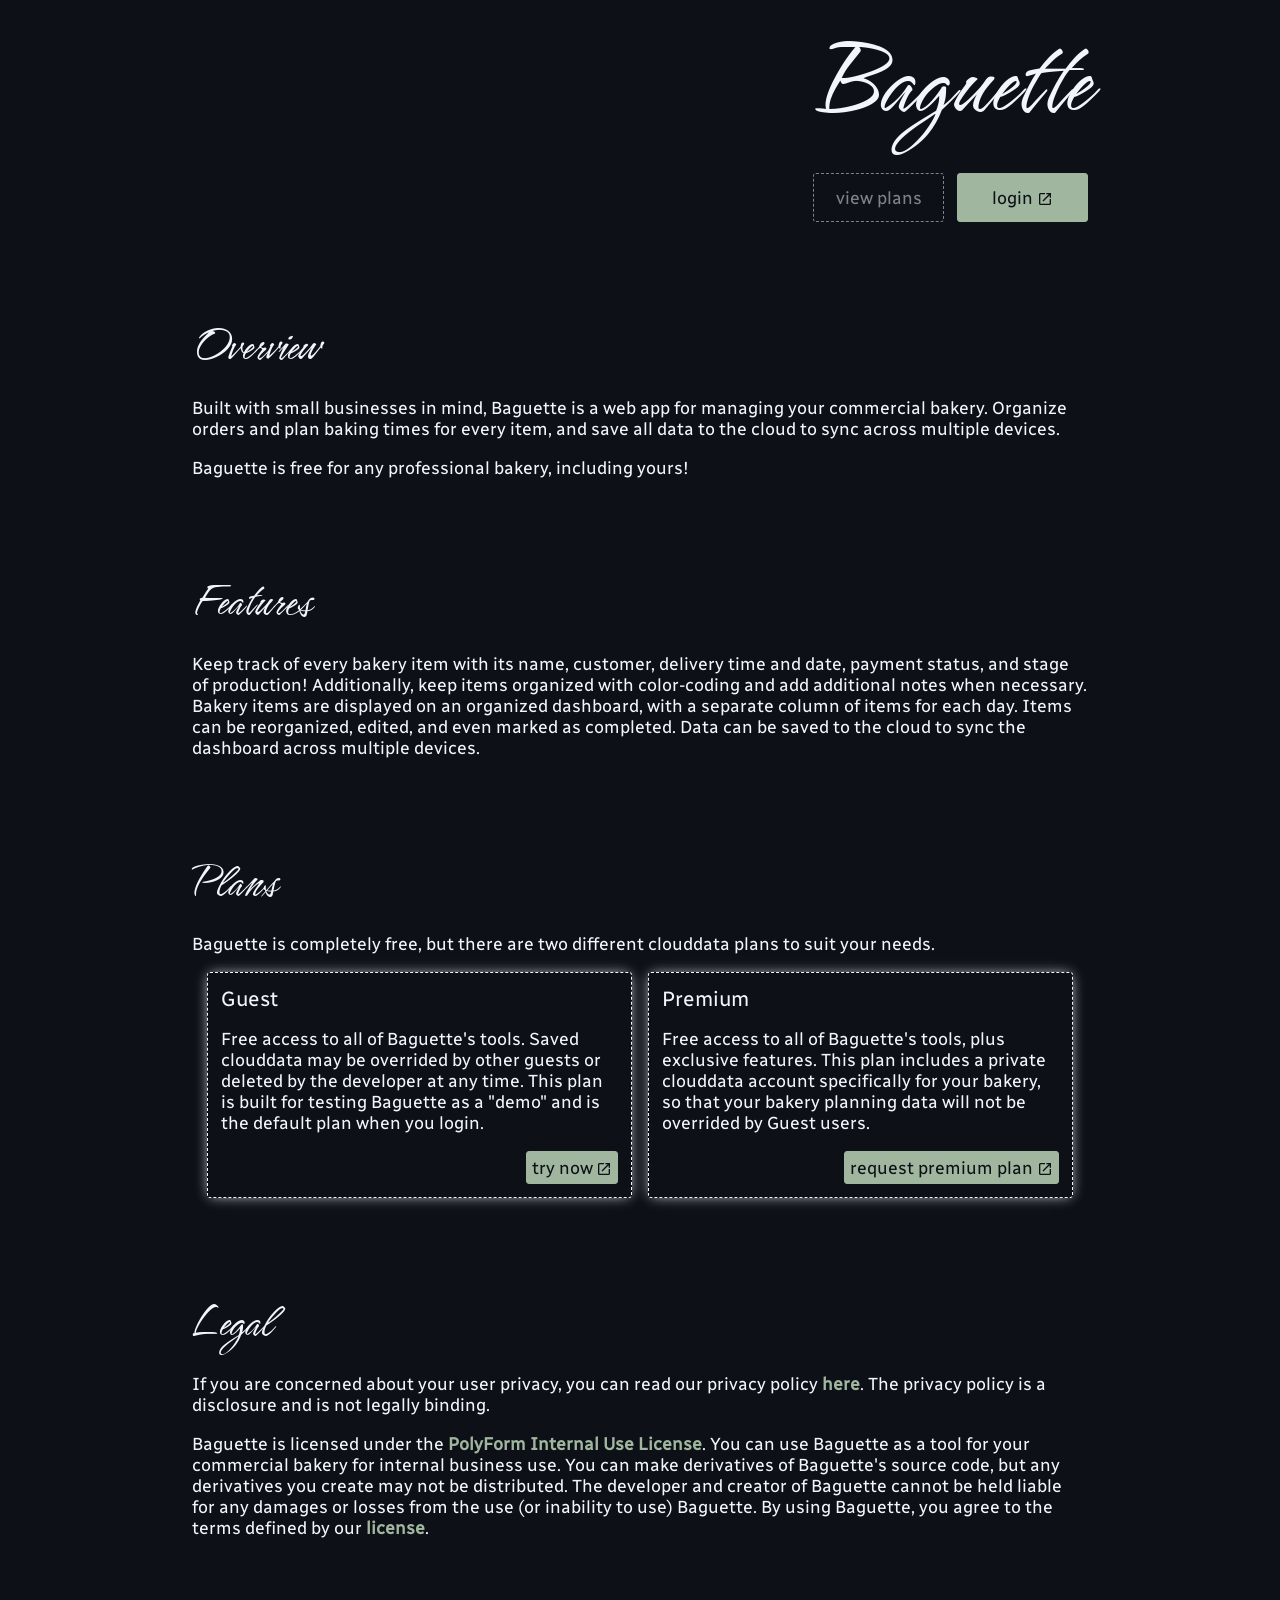
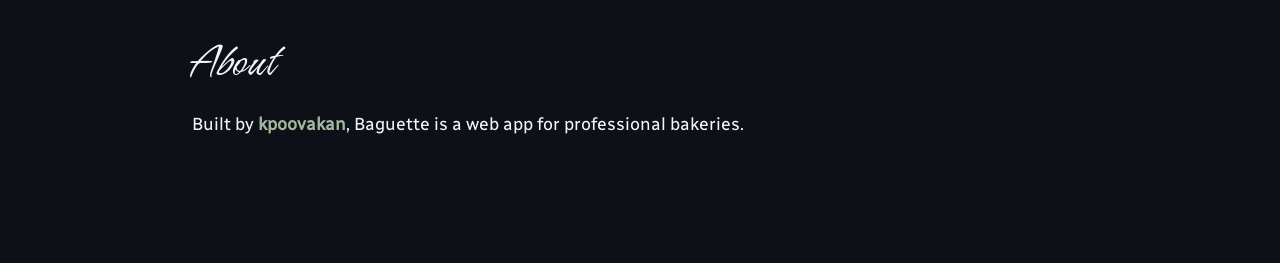
<file: index.html>
<!DOCTYPE html>
<html>
    <head>
        <meta charset="UTF-8">
        <meta name="robots" content="noindex">
        <title>Baguette - Home</title>
        <link rel="shortcut icon" type="image/png" href="indexfiles/favicon.png">
        <link rel="stylesheet" type="text/css" href="indexfiles/style.css">
        <script src="indexfiles/clouddata.js" defer></script>
        <script src="indexfiles/script.js" defer></script>
    </head>
    <body>
        <noscript>
            <div class="noscript">
                <h1>oh no</h1>
                <p>Our oven isn't working! It probably needs JavaScript to work. Please enable JavaScript. Then we can use our oven and you can use Baguette!</p>
            </div>
        </noscript>
        <div class="content" id="contentMain"></div>
        <br><br><br><br><br><br><br><br><br>
    </body>
</html>
</file>
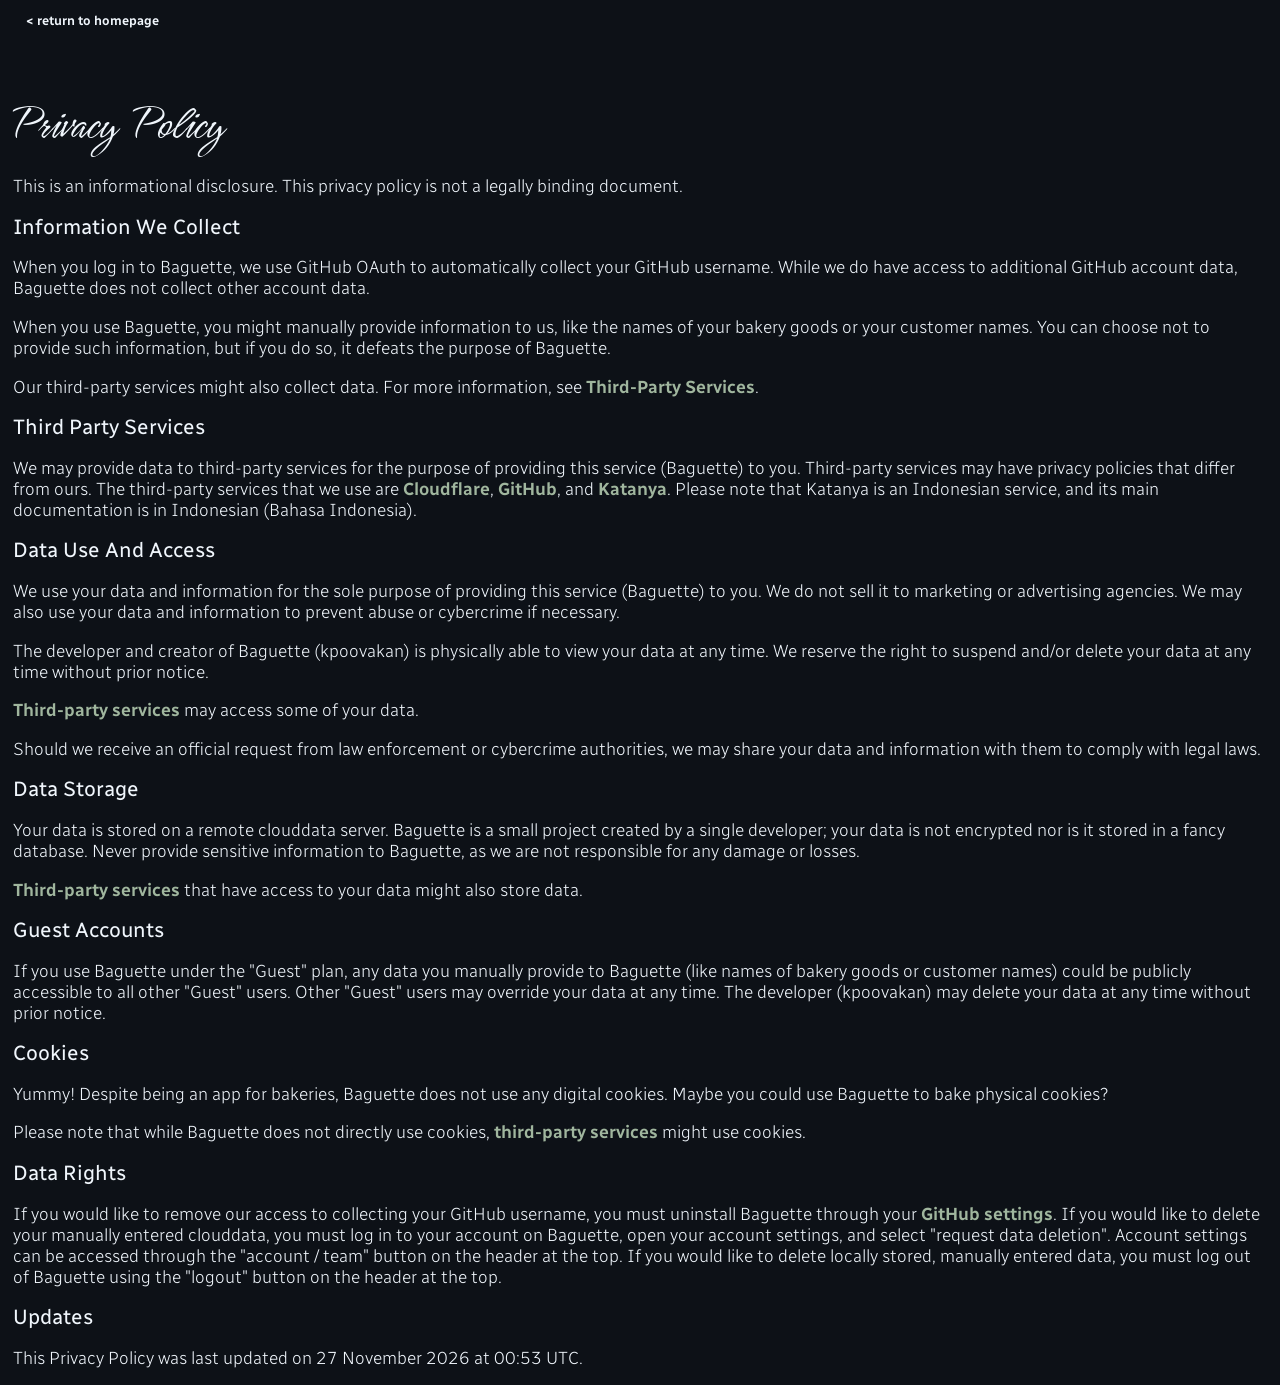
<file: privacy/index.html>
<!DOCTYPE html>
<html>
    <head>
        <meta charset="UTF-8">
        <title>Baguette - Privacy Policy</title>
        <link rel="shortcut icon" type="image/png" href="../indexfiles/favicon.png">
        <!--<link rel="icon" type="image/svg+xml" href="indexfiles/favicon.svg">-->

        <link rel="preconnect" href="https://fonts.googleapis.com">
        <link rel="preconnect" href="https://fonts.gstatic.com" crossorigin>
        <link href="https://fonts.googleapis.com/css2?family=Hurricane&family=Radio+Canada:wght@400;500;600;700&display=swap" rel="stylesheet">

        <link rel="stylesheet" type="text/css" href="../indexfiles/style.css">
    </head>
    <body style="margin: 13px;">
        <div class="content">
            <p><a style="position: fixed; top: 0; font-size: 0.8rem; color: var(--colorForeground); text-decoration: none; width: 100%; background-color: var(--colorBackground); padding: 13px;box-sizing: border-box;" href="/">< return to homepage</a></p>
            <h1>Privacy Policy</h1>
            <p>This is an informational disclosure. This privacy policy is not a legally binding document.</p>
            <h2>Information We Collect</h2>
            <p>When you log in to Baguette, we use GitHub OAuth to automatically collect your GitHub username. While we do have access to additional GitHub account data, Baguette does not collect other account data.</p>
            <p>When you use Baguette, you might manually provide information to us, like the names of your bakery goods or your customer names. You can choose not to provide such information, but if you do so, it defeats the purpose of Baguette.</p>
            <p>Our third-party services might also collect data. For more information, see <a href="#third-party-services">Third-Party Services</a>.</p>
            <h2 id="third-party-services">Third Party Services</h2>
            <p>We may provide data to third-party services for the purpose of providing this service (Baguette) to you. Third-party services may have privacy policies that differ from ours. The third-party services that we use are <a target="_blank" href="https://www.cloudflare.com/privacypolicy/">Cloudflare</a>, <a target="_blank" href="https://docs.github.com/en/site-policy/privacy-policies">GitHub</a>, and <a target="_blank" href="https://katanya.dev/terms">Katanya</a>. Please note that Katanya is an Indonesian service, and its main documentation is in Indonesian (Bahasa Indonesia).</p>
            <h2>Data Use And Access</h2>
            <p>We use your data and information for the sole purpose of providing this service (Baguette) to you. We do not sell it to marketing or advertising agencies. We may also use your data and information to prevent abuse or cybercrime if necessary.</p>
            <p>The developer and creator of Baguette (kpoovakan) is physically able to view your data at any time. We reserve the right to suspend and/or delete your data at any time without prior notice.</p>
            <p><a href="#third-party-services">Third-party services</a> may access some of your data.</p>
            <p>Should we receive an official request from law enforcement or cybercrime authorities, we may share your data and information with them to comply with legal laws.</p>
            <h2>Data Storage</h2>
            <p>Your data is stored on a remote clouddata server. Baguette is a small project created by a single developer; your data is not encrypted nor is it stored in a fancy database. Never provide sensitive information to Baguette, as we are not responsible for any damage or losses.</p>
            <p><a href="#third-party-services">Third-party services</a> that have access to your data might also store data.</p>
            <h2>Guest Accounts</h2>
            <p>If you use Baguette under the "Guest" plan, any data you manually provide to Baguette (like names of bakery goods or customer names) could be publicly accessible to all other "Guest" users. Other "Guest" users may override your data at any time. The developer (kpoovakan) may delete your data at any time without prior notice.</p>
            <h2>Cookies</h2>
            <p>Yummy! Despite being an app for bakeries, Baguette does not use any digital cookies. Maybe you could use Baguette to bake physical cookies?</p>
            <p>Please note that while Baguette does not directly use cookies, <a href="#third-party-services">third-party services</a> might use cookies.</p>
            <h2>Data Rights</h2>
            <p>If you would like to remove our access to collecting your GitHub username, you must uninstall Baguette through your <a target="_blank" href="https://github.com/settings/applications">GitHub settings</a>. If you would like to delete your manually entered clouddata, you must log in to your account on Baguette, open your account settings, and select "request data deletion". Account settings can be accessed through the "account / team" button on the header at the top. If you would like to delete locally stored, manually entered data, you must log out of Baguette using the "logout" button on the header at the top.</p>
            <h2>Updates</h2>
            <p>This Privacy Policy was last updated on 27 November 2026 at 00:53 UTC.</p>
        </div>
    </body>
</html>
</file>
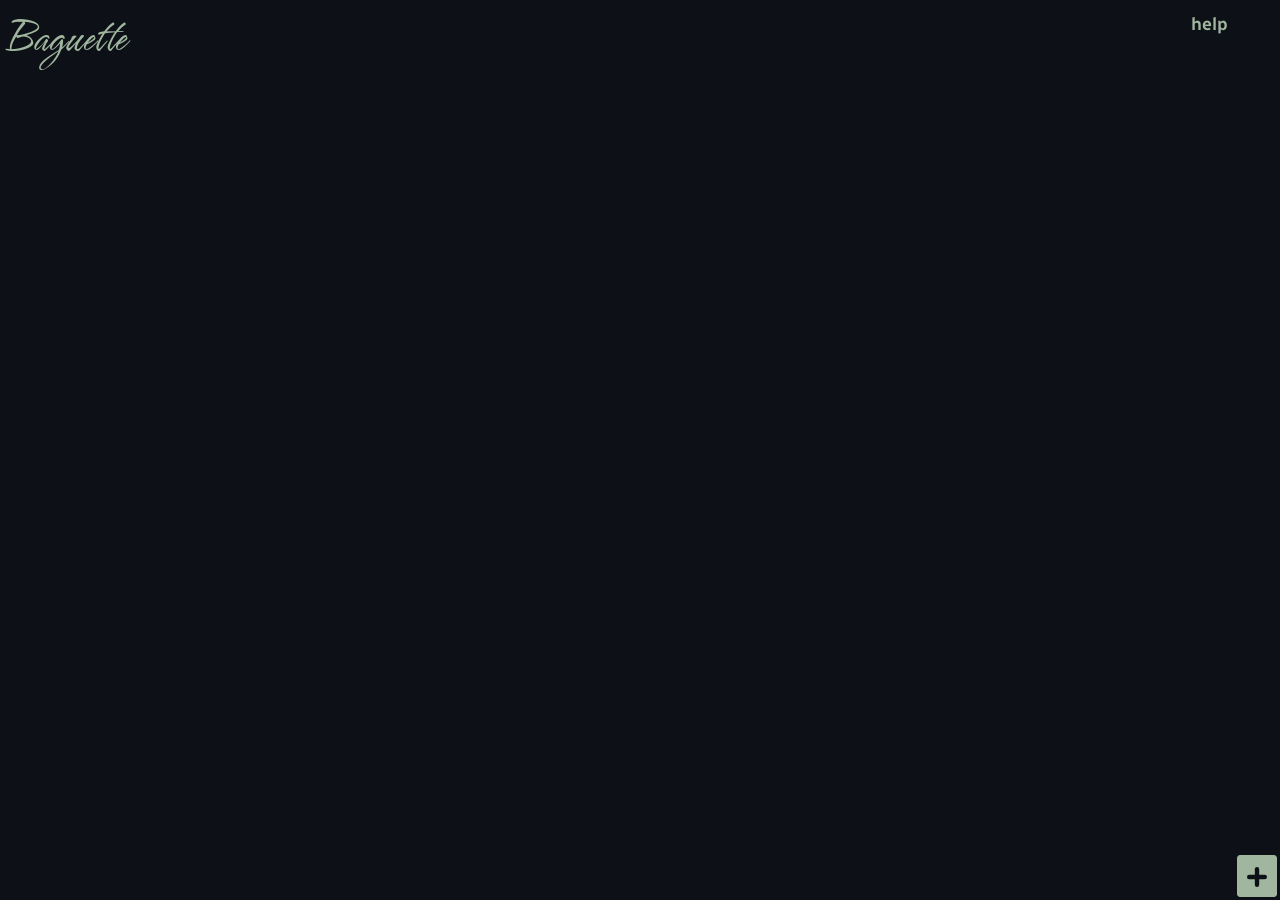
<file: demo/v1/index.html>
<!DOCTYPE html>
<html>
    <head>
        <meta charset="UTF-8">
        <meta name="robots" content="noindex">
        <title>Baguette</title>
        <link rel="shortcut icon" type="image/png" href="/indexfiles/favicon.png">

        <link rel="preconnect" href="https://fonts.googleapis.com">
        <link rel="preconnect" href="https://fonts.gstatic.com" crossorigin>
        <link href="https://fonts.googleapis.com/css2?family=Hurricane&family=Radio+Canada:wght@400;500;600;700&display=swap" rel="stylesheet">

        <link rel="stylesheet" type="text/css" href="/indexfiles/style.css">
        <script src="script.js" defer></script>
    </head>
    <body>
        <noscript>
            <div class="noscript">
                <h1>oh no</h1>
                <p>Our oven isn't working! It probably needs JavaScript to work. Please enable JavaScript. Then we can use our oven and you can use Baguette!</p>
            </div>
        </noscript>
        <div class="content" id="contentMain"></div>
        <br><br><br>
    </body>
</html>
</file>
<file: indexfiles/style.css>
@charset "UTF-8";
:root {
    --colorBackground: #0d1117;
    --colorForeground: #f0f6fc;
    --colorAccent: #a0b69e;
}
.noscript {
    position: fixed;
    box-sizing: border-box;
    width: 100vw;
    height: 100vh;
    background-color: var(--colorBackground);
    padding: 3vw;
}

@font-face {
    font-family: "Radio Canada";
    src: url("radiocanada.ttf") format("truetype");
    font-weight: normal;
    font-style: normal;
}
@font-face {
    font-family: "Hurricane";
    src: url("hurricane.ttf") format("truetype");
    font-weight: normal;
    font-style: normal;
}

body {
    background-color: var(--colorBackground);
    color: var(--colorForeground);
    font-family: "Radio Canada", sans-serif;
    font-weight: 300;
    font-style: normal;
    font-size: 62.5%;
    display: block;
    padding: 0;
    margin: 3px;
}
p {
    font-size: 1.1rem;
}
a:link, a:visited {
    color: var(--colorAccent);
    text-decoration: none;
    font-weight: 600;
}
a:hover, a:focus-visible {
    text-decoration: underline;
    text-decoration-style: dashed;
    text-underline-offset: 3px;
}
.content {
    display: block;
    margin: 0 auto;
}
.clear {
    clear: both;
}
.header {
    position: fixed;
    top: 0;
    right: 0;
    margin: 0;
    padding: 13px;
    background-color: var(--colorBackground);
    border-radius: 3px;
    z-index: 314159265358979;
}

/*
h1: heading
h2: subheading
h3: title
*/
h1, h2, h3 {
    font-family: "Hurricane", cursive;
    font-weight: normal;
}
h1 {
    font-size: 3.1rem;
    margin: 0;
    margin-top: 7vw;
}
h2 {
    font-size: 1.3rem;
    margin: 0;
    font-family: "Radio Canada", sans-serif;
}
h3 {
    font-size: min(7.1rem, 31vw);
    margin: 0;
    margin-bottom: 13px;
}

button {
    background-color: var(--colorAccent);
    color: var(--colorBackground);
    outline: none;
    border: 1px solid var(--colorAccent);
    border-radius: 3px;
    padding: 5px;
    box-sizing: border-box;
    font-size: 1.1rem;
    font-family: "Radio Canada", sans-serif;
}
button:hover, button:focus-visible {
    color: var(--colorAccent);
    background-color: var(--colorBackground);
    cursor: pointer;
    border-style: dashed;
}


.mainHeader {
    text-align: right;
}
.mainHeaderButtons {
    display: inline;
    margin: 0;
    margin-left: 13px;
    padding: 13px;
    width: 131px;
}
.mainHeaderLess {
    background-color: var(--colorBackground);
    border-color: color-mix(in oklab, #00000000 50%, var(--colorForeground));
    color: color-mix(in oklab, #00000000 50%, var(--colorForeground));
    border-style: dashed;
}
.mainHeaderLess:hover, .mainHeaderLess:focus-visible {
    color: var(--colorBackground);
    border-color: var(--colorForeground);
    background-color: var(--colorForeground);
}
.mainHeaderButtonsContainer {
    display: flex;
    align-items: stretch;
    float: right;
}

.plansBlock {
    border: 1.314px dashed var(--colorForeground);
    border-radius: 3px;
    width: max(50px, 31vw);
    padding: 13px;
    box-shadow: 0px 0px 13px -3px var(--colorForeground);
}
.plansContainer {
    display: flex;
    gap: max(16px, 1.314vw);
    margin: 0 auto;
    width: fit-content;
}

.svgAddNew {
    padding: 9px;
    position: fixed;
    bottom: 3px;
    right: 3px;
    margin: 0;
}
.colorCoding {
    padding: 9px;
    position: fixed;
    bottom: 0;
    left: 0;
    margin: 0;
    background-color: var(--colorBackground);
    z-index: 314159265358979;
}
.colorCoding:hover {
    background-color: transparent;
    color: transparent !important;
}
.coloryellow {
    color: #ffd000;
}
.colorgreen {
    color: #98c28a;
}
.colorteal {
    color: #8bd5cd;
}
.colorpurple {
    color: #bf96ca;
}
.colorblue {
    color: #140094;
}
.colorred {
    color: #d30000
}
.colorpink {
    color: #ff33dd;
}
.colororange {
    color: #ff7700;
}
.coloryellow, .colorgreen, .colorteal, .colorpurple, .colorblue, .colorred, .colorpink, .colororange {
    /*-webkit-text-stroke: 3px var(--colorForeground);
    paint-order: stroke fill;*/
    z-index: 31415926535897932384626433;
}
.coloryellow:hover, .colorgreen:hover, .colorteal:hover, .colorpurple:hover, .colorblue:hover, .colorred:hover, .colorpink:hover, .colororange:hover {
    color: transparent;
}

.dayContainer {
    display: flex;
    flex-direction: row;
    gap: 13px;
    width: 100%;
    align-items: stretch;
}
.dayColumn {
    display: flex;
    flex-direction: column;
    gap: 13px;
    margin: 0;
    padding: 0;
    align-items: stretch;
    flex: 1 1 0;
    min-width: 0;
}
/* https://coolors.co/ff33dd-bf96ca-8bd5cd-ffd000-98c28a-140094-d30000-ff7700
fuschia, purple, teal, yellow, green, blue, red, orange */
.dayItem {
    width: 100%;
    height: 100%;
    box-sizing: border-box;
    border-radius: 3px;
    margin: 0;
    flex: 0 1 0;
    min-width: 0;
    display: flex;
    flex-direction: row;
    --color: #98c28a;
    background-color: var(--color);
    color: var(--colorForeground);
}
.dayBar {
    display: flex;
    flex-direction: column;
    height: 100%;
    flex: 0;
    gap: 13px;
    width: max(50px);
    margin: 0;
    padding: 13px;
    box-sizing: border-box;
    position: relative;
}
.dayBar::after {
    content: "";
    position: absolute;
    top: 13px;
    bottom: 13px;
    right: 5px;
    border-right: 1px dashed var(--colorForeground);
    pointer-events: none;
}
.dayBar button {
    width: 100%;
    color: #000000;
    mix-blend-mode: screen;
    background-color: var(--colorForeground);
    border-color: var(--colorForeground);
    padding: 3px;
}
.dayBar button:hover, button:focus-visible {
    background-color: transparent;
    color: var(--colorForeground);
}
.dayBar img {
    width: 100%;
    display: block;
}
.dayBar img:hover {
    cursor: pointer;
}
.dayInfo {
    flex: 1;
    height: 100%;
}
.dayInfo p {
    margin: 0;
    margin-bottom: 3px;
    font-size: min(1.0314cqw, 1.1rem);
    flex: 1 1 0;
}
.dayHeaders {
    margin: 0;
    padding: 0;
    text-align: center;
    width: 100%;
    font-weight: 600;
}
.str {
    font-weight: 600;
}
.str:focus {
    outline: none;
}

dialog {
    background-color: var(--colorBackground);
    color: var(--colorForeground);
    font-family: inherit;
    font-size: 1.1rem;
    outline: none;
    border: 3px solid var(--colorAccent);
    border-radius: 3px;
    width: 90vw;
    height: 85vh;
    padding: 13px;
}
dialog::backdrop {
    background-color: color-mix(in oklab, #00000000 75%, var(--colorAccent));
    backdrop-filter: blur(3px);
}
input {
    background-color: var(--colorBackground);
    color: var(--colorForeground);
    font-family: inherit;
    font-size: 1.1rem;
    border-radius: 3px;
    padding: 3px;
    border: 1px solid var(--colorAccent);
    box-sizing: border-box;
}
input:focus-visible {
    outline: none;
    border: 1px dashed var(--colorAccent);
}
select {
    background-color: var(--colorBackground);
    color: var(--colorForeground);
    border-radius: 3px;
    border: 1px solid var(--colorAccent);
    font-family: inherit;
    font-size: 1.1rem;
    border-radius: 3px;
    padding: 3px;
}
select:focus-visible {
    outline: none;
    border: 1px dashed var(--colorAccent);
}
option {
    font-family: "Radio Canada", sans-serif;
    padding: 3px;
    background-color: var(--colorBackground);
    color: var(--colorForeground);
    border: 1px solid var(--colorAccent);
    border-radius: 3px;
    font-size: 1.1rem;
}
textarea {
    background-color: var(--colorBackground);
    color: var(--colorForeground);
    font-family: inherit;
    font-size: 1.1rem;
    border-radius: 3px;
    border: 1px solid var(--colorAccent);
    padding: 3px;
}
textarea:focus-visible {
    outline: none;
    border: 1px dashed var(--colorAccent);
}
.addItem > * {
    margin: 1.5% 3%;
    display: block;
    box-sizing: border-box;
    width: 94%;

}
.addItem > p {
    margin: inherit;
}
.addItem > textarea {
    resize: vertical;
}
.addItemFlex {
    display: flex;
    gap: 3%;
    box-sizing: border-box;
}
.addItemFlex p {
    margin: 0;
    padding: inherit;
    flex: 1;
    flex-shrink: 3.14;
}
.addItemFlex > * {
    flex: 2;
}
.addItemFlex > img {
    flex: 0;
    flex-shrink: 3.14;
    margin: 0;
    padding: inherit;
    height: 26px;
    vertical-align: middle;
}
.addItemFlex > img:hover {
    cursor: pointer;
}
.accountDetailsImgs {
    width: 31px;
    flex: 0;
    margin: 13px 0;
    display: flex;
    flex-direction: column;
    gap: 13px;
}
.accountDetailsNames {
    display: flex;
    flex-direction: column;
    flex: 1;
    margin: 13px 0;
    gap: 13px;
    padding: 0;
}
.accountDetailsNames > * {
    margin: 0;
    padding: 0;
    height: 31px;
}
</file>
